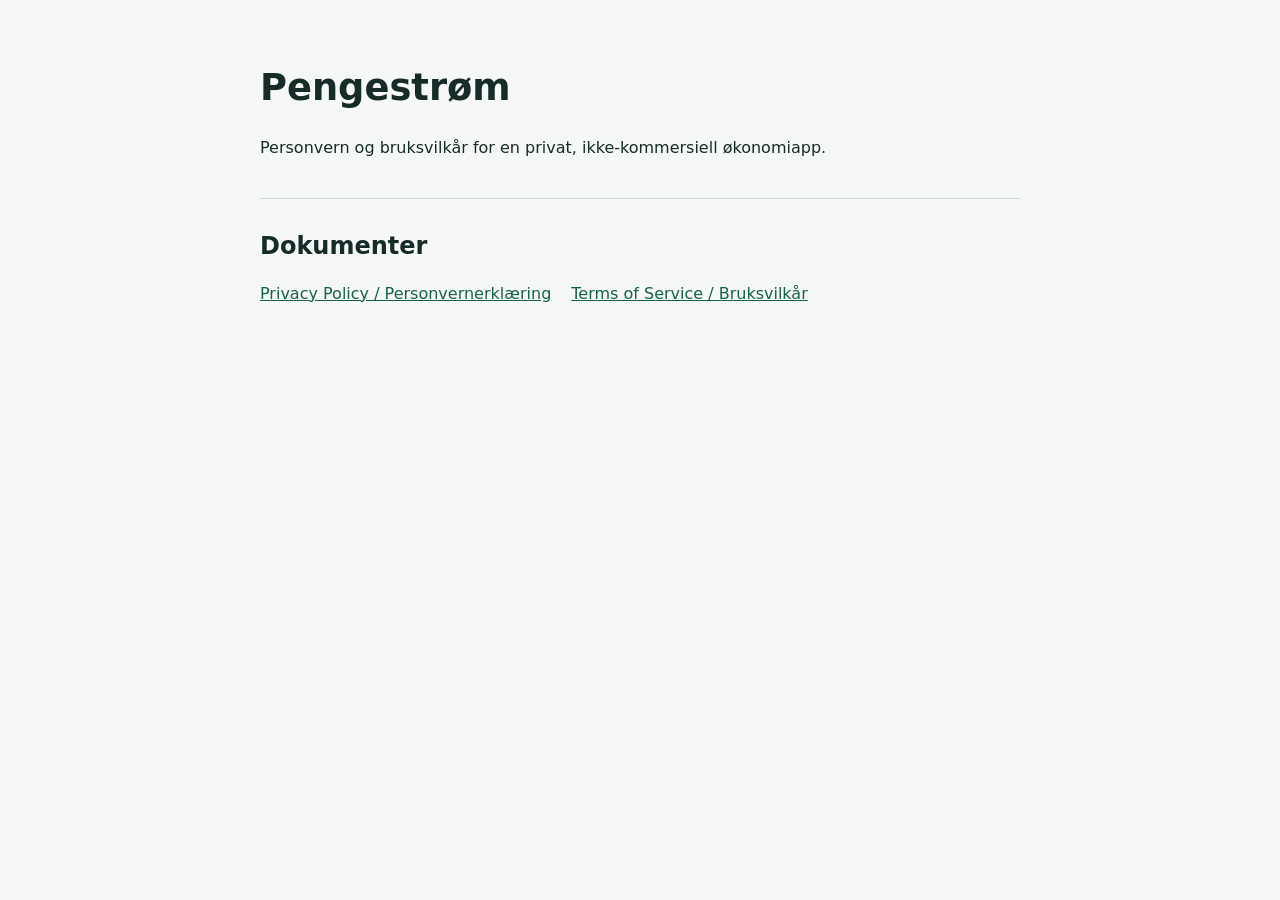
<file: index.html>
<!doctype html><html lang="nb"><head><meta charset="utf-8"><meta name="viewport" content="width=device-width,initial-scale=1"><title>Pengestrøm – personvern og vilkår</title><link rel="stylesheet" href="style.css"></head><body><header><h1>Pengestrøm</h1><p>Personvern og bruksvilkår for en privat, ikke-kommersiell økonomiapp.</p></header><main><h2>Dokumenter</h2><nav><a href="privacy-policy.html">Privacy Policy / Personvernerklæring</a><a href="terms-of-service.html">Terms of Service / Bruksvilkår</a></nav></main></body></html>
</file>
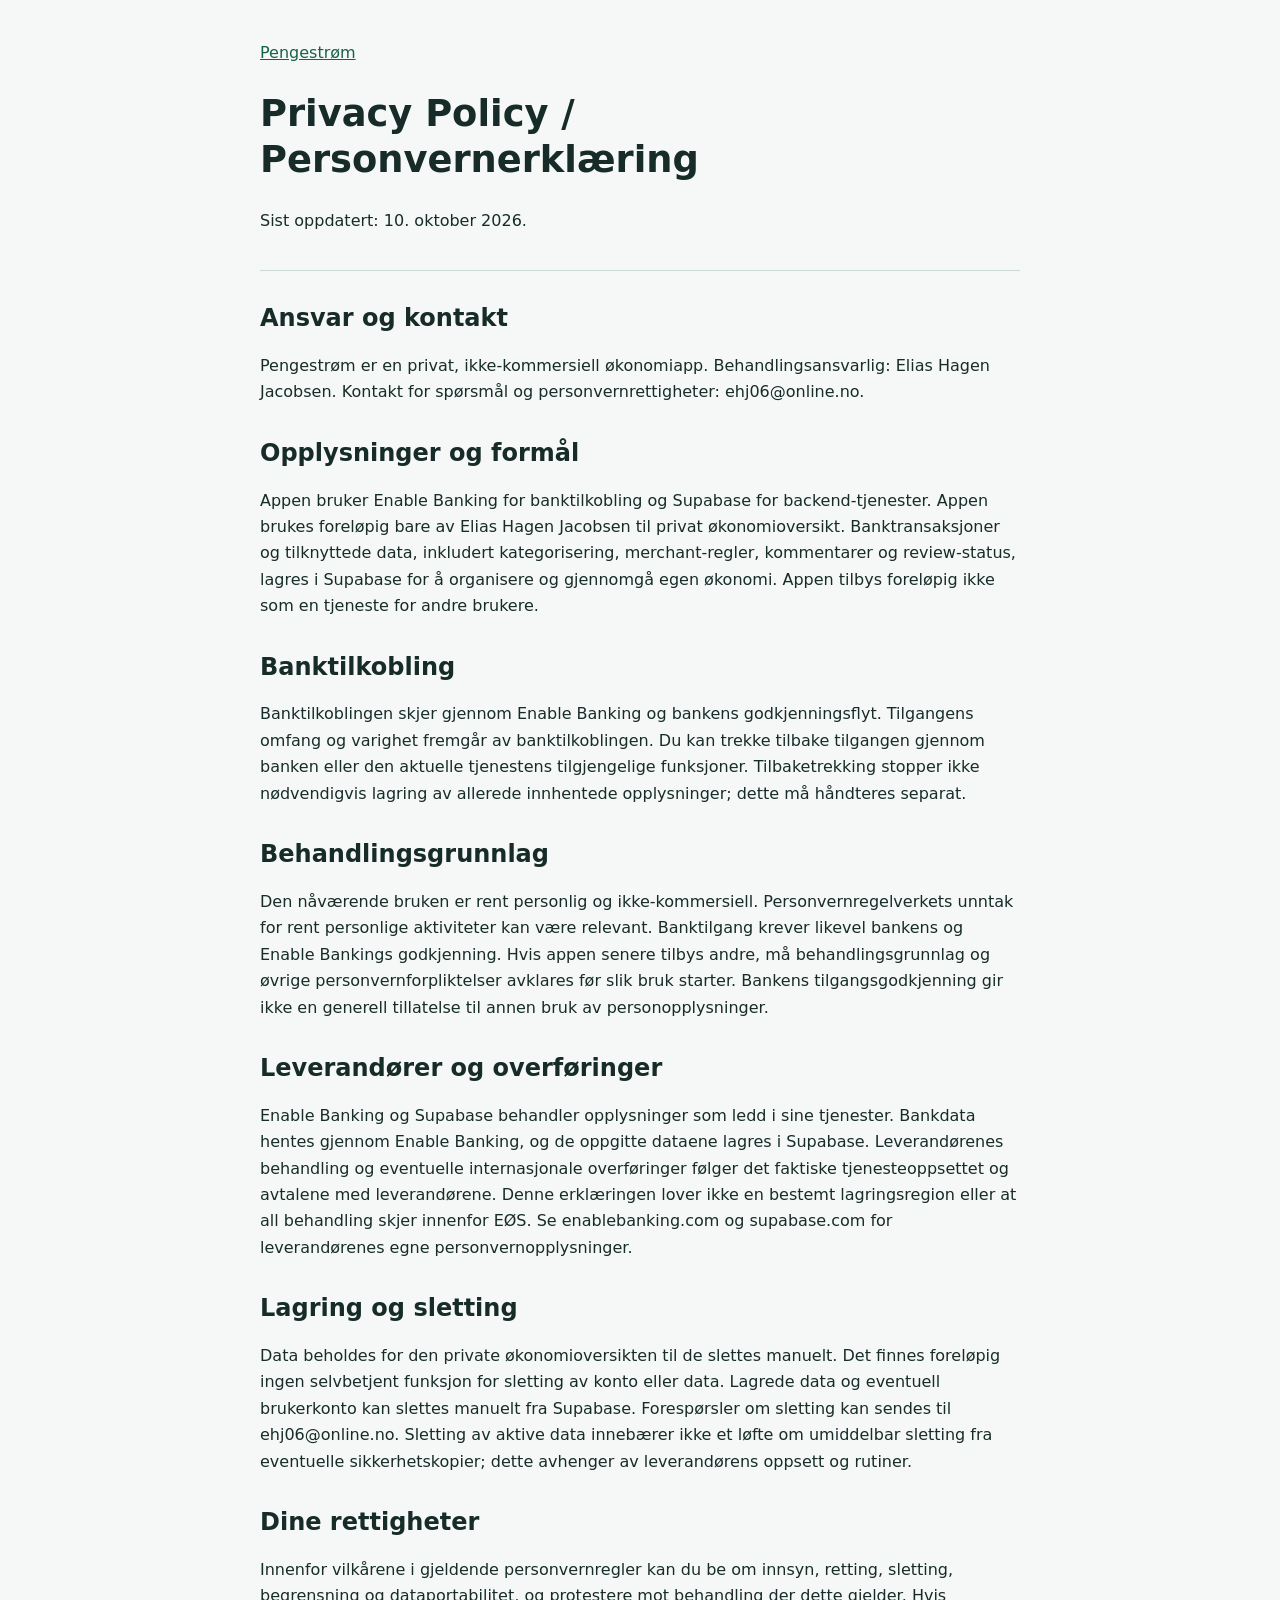
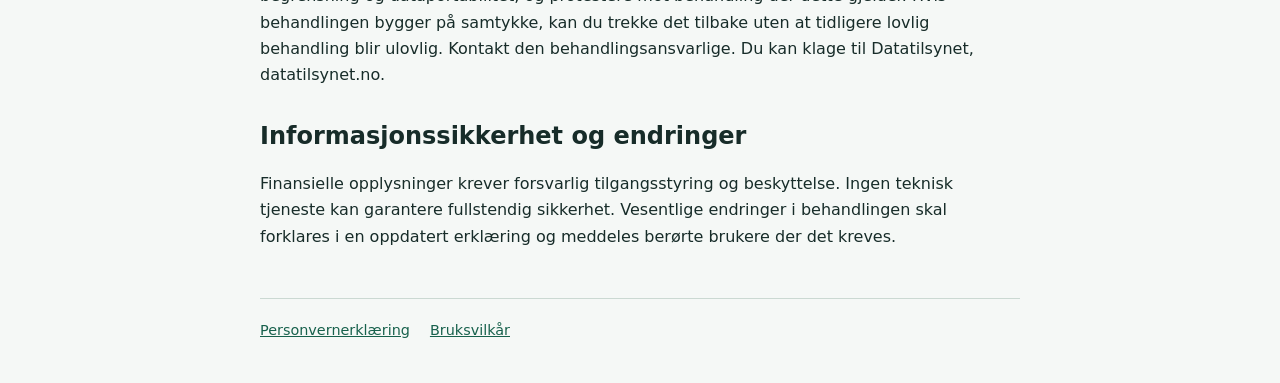
<file: privacy-policy.html>
<!doctype html><html lang="nb"><head><meta charset="utf-8"><meta name="viewport" content="width=device-width,initial-scale=1"><title>Privacy Policy / Personvernerklæring – Pengestrøm</title><link rel="stylesheet" href="style.css"></head><body><header><a href="index.html">Pengestrøm</a><h1>Privacy Policy / Personvernerklæring</h1><p>Sist oppdatert: 10. oktober 2026.</p></header><main><section><h2>Ansvar og kontakt</h2><p>Pengestrøm er en privat, ikke-kommersiell økonomiapp. Behandlingsansvarlig: Elias Hagen Jacobsen. Kontakt for spørsmål og personvernrettigheter: ehj06@online.no.</p></section><section><h2>Opplysninger og formål</h2><p>Appen bruker Enable Banking for banktilkobling og Supabase for backend-tjenester. Appen brukes foreløpig bare av Elias Hagen Jacobsen til privat økonomioversikt. Banktransaksjoner og tilknyttede data, inkludert kategorisering, merchant-regler, kommentarer og review-status, lagres i Supabase for å organisere og gjennomgå egen økonomi. Appen tilbys foreløpig ikke som en tjeneste for andre brukere.</p></section><section><h2>Banktilkobling</h2><p>Banktilkoblingen skjer gjennom Enable Banking og bankens godkjenningsflyt. Tilgangens omfang og varighet fremgår av banktilkoblingen. Du kan trekke tilbake tilgangen gjennom banken eller den aktuelle tjenestens tilgjengelige funksjoner. Tilbaketrekking stopper ikke nødvendigvis lagring av allerede innhentede opplysninger; dette må håndteres separat.</p></section><section><h2>Behandlingsgrunnlag</h2><p>Den nåværende bruken er rent personlig og ikke-kommersiell. Personvernregelverkets unntak for rent personlige aktiviteter kan være relevant. Banktilgang krever likevel bankens og Enable Bankings godkjenning. Hvis appen senere tilbys andre, må behandlingsgrunnlag og øvrige personvernforpliktelser avklares før slik bruk starter. Bankens tilgangsgodkjenning gir ikke en generell tillatelse til annen bruk av personopplysninger.</p></section><section><h2>Leverandører og overføringer</h2><p>Enable Banking og Supabase behandler opplysninger som ledd i sine tjenester. Bankdata hentes gjennom Enable Banking, og de oppgitte dataene lagres i Supabase. Leverandørenes behandling og eventuelle internasjonale overføringer følger det faktiske tjenesteoppsettet og avtalene med leverandørene. Denne erklæringen lover ikke en bestemt lagringsregion eller at all behandling skjer innenfor EØS. Se enablebanking.com og supabase.com for leverandørenes egne personvernopplysninger.</p></section><section><h2>Lagring og sletting</h2><p>Data beholdes for den private økonomioversikten til de slettes manuelt. Det finnes foreløpig ingen selvbetjent funksjon for sletting av konto eller data. Lagrede data og eventuell brukerkonto kan slettes manuelt fra Supabase. Forespørsler om sletting kan sendes til ehj06@online.no. Sletting av aktive data innebærer ikke et løfte om umiddelbar sletting fra eventuelle sikkerhetskopier; dette avhenger av leverandørens oppsett og rutiner.</p></section><section><h2>Dine rettigheter</h2><p>Innenfor vilkårene i gjeldende personvernregler kan du be om innsyn, retting, sletting, begrensning og dataportabilitet, og protestere mot behandling der dette gjelder. Hvis behandlingen bygger på samtykke, kan du trekke det tilbake uten at tidligere lovlig behandling blir ulovlig. Kontakt den behandlingsansvarlige. Du kan klage til Datatilsynet, datatilsynet.no.</p></section><section><h2>Informasjonssikkerhet og endringer</h2><p>Finansielle opplysninger krever forsvarlig tilgangsstyring og beskyttelse. Ingen teknisk tjeneste kan garantere fullstendig sikkerhet. Vesentlige endringer i behandlingen skal forklares i en oppdatert erklæring og meddeles berørte brukere der det kreves.</p></section></main><footer><nav><a href="privacy-policy.html">Personvernerklæring</a><a href="terms-of-service.html">Bruksvilkår</a></nav></footer></body></html>
</file>
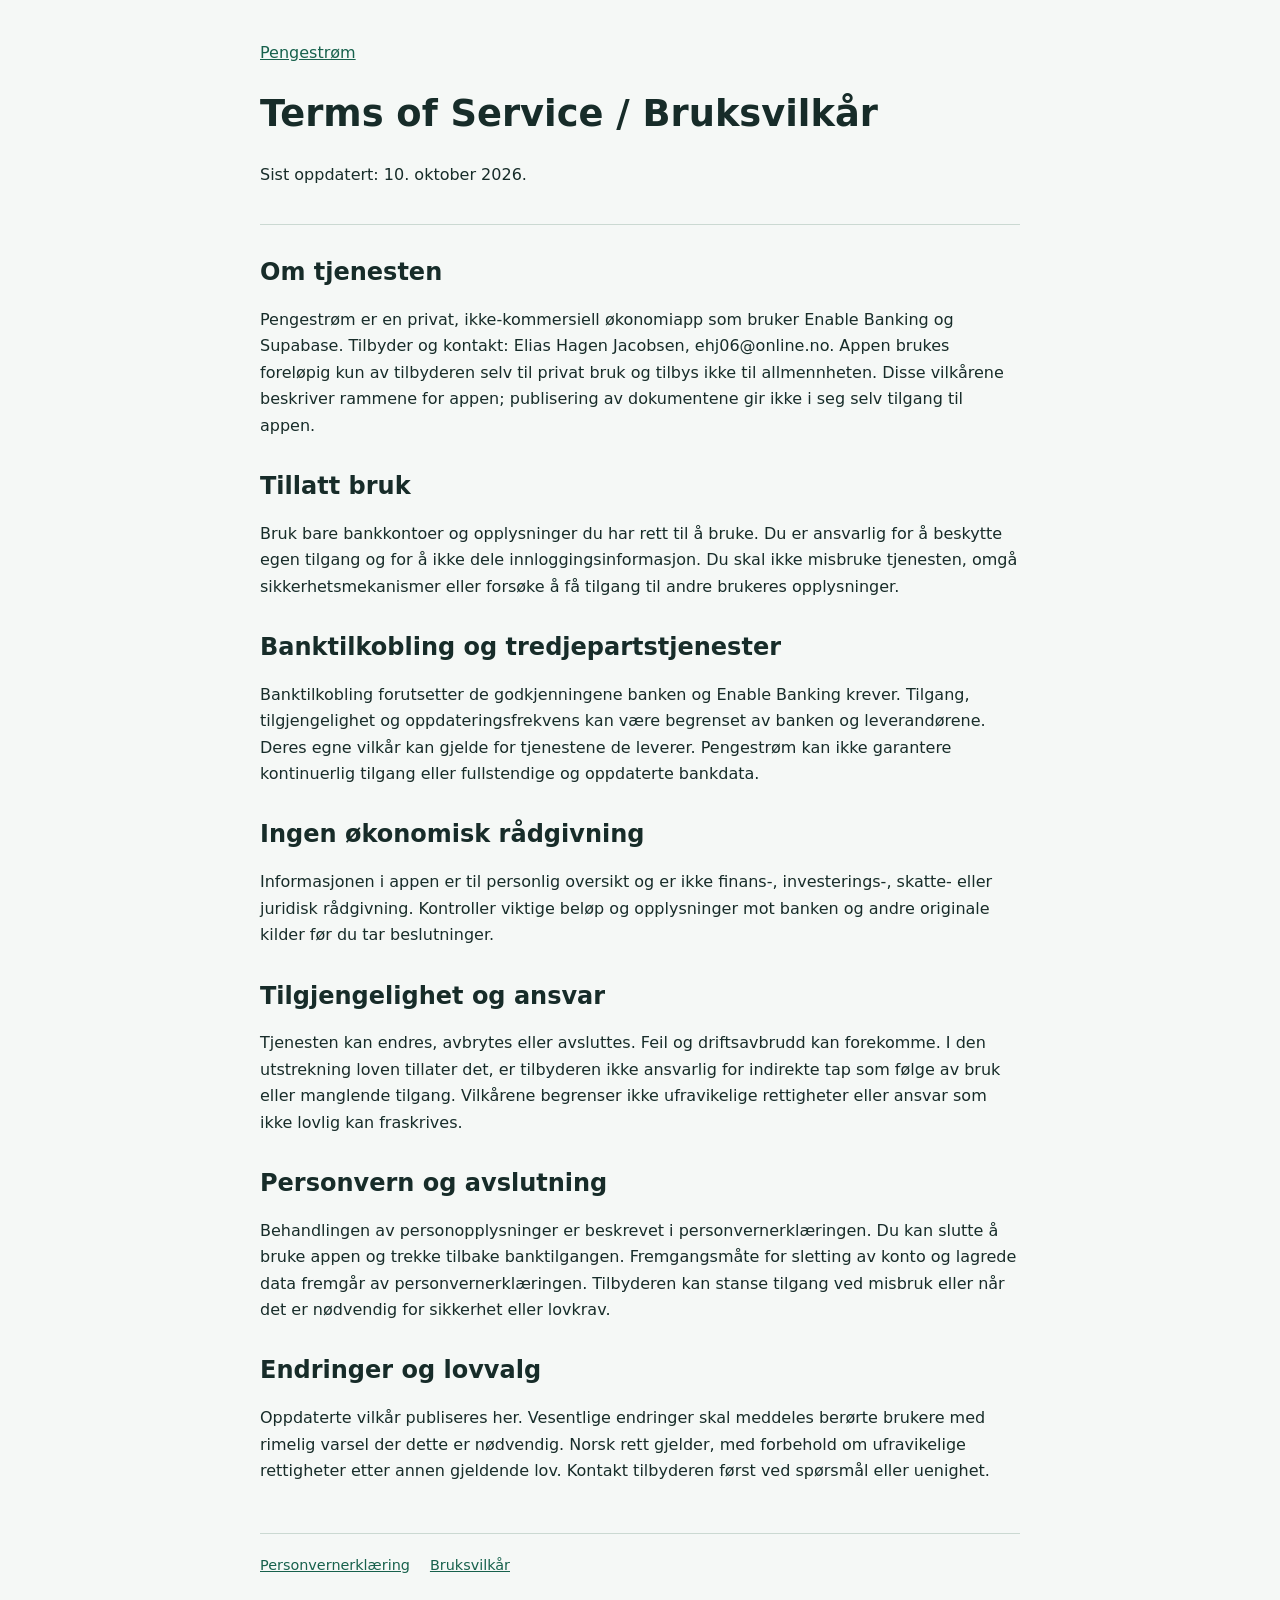
<file: terms-of-service.html>
<!doctype html><html lang="nb"><head><meta charset="utf-8"><meta name="viewport" content="width=device-width,initial-scale=1"><title>Terms of Service / Bruksvilkår – Pengestrøm</title><link rel="stylesheet" href="style.css"></head><body><header><a href="index.html">Pengestrøm</a><h1>Terms of Service / Bruksvilkår</h1><p>Sist oppdatert: 10. oktober 2026.</p></header><main><section><h2>Om tjenesten</h2><p>Pengestrøm er en privat, ikke-kommersiell økonomiapp som bruker Enable Banking og Supabase. Tilbyder og kontakt: Elias Hagen Jacobsen, ehj06@online.no. Appen brukes foreløpig kun av tilbyderen selv til privat bruk og tilbys ikke til allmennheten. Disse vilkårene beskriver rammene for appen; publisering av dokumentene gir ikke i seg selv tilgang til appen.</p></section><section><h2>Tillatt bruk</h2><p>Bruk bare bankkontoer og opplysninger du har rett til å bruke. Du er ansvarlig for å beskytte egen tilgang og for å ikke dele innloggingsinformasjon. Du skal ikke misbruke tjenesten, omgå sikkerhetsmekanismer eller forsøke å få tilgang til andre brukeres opplysninger.</p></section><section><h2>Banktilkobling og tredjepartstjenester</h2><p>Banktilkobling forutsetter de godkjenningene banken og Enable Banking krever. Tilgang, tilgjengelighet og oppdateringsfrekvens kan være begrenset av banken og leverandørene. Deres egne vilkår kan gjelde for tjenestene de leverer. Pengestrøm kan ikke garantere kontinuerlig tilgang eller fullstendige og oppdaterte bankdata.</p></section><section><h2>Ingen økonomisk rådgivning</h2><p>Informasjonen i appen er til personlig oversikt og er ikke finans-, investerings-, skatte- eller juridisk rådgivning. Kontroller viktige beløp og opplysninger mot banken og andre originale kilder før du tar beslutninger.</p></section><section><h2>Tilgjengelighet og ansvar</h2><p>Tjenesten kan endres, avbrytes eller avsluttes. Feil og driftsavbrudd kan forekomme. I den utstrekning loven tillater det, er tilbyderen ikke ansvarlig for indirekte tap som følge av bruk eller manglende tilgang. Vilkårene begrenser ikke ufravikelige rettigheter eller ansvar som ikke lovlig kan fraskrives.</p></section><section><h2>Personvern og avslutning</h2><p>Behandlingen av personopplysninger er beskrevet i personvernerklæringen. Du kan slutte å bruke appen og trekke tilbake banktilgangen. Fremgangsmåte for sletting av konto og lagrede data fremgår av personvernerklæringen. Tilbyderen kan stanse tilgang ved misbruk eller når det er nødvendig for sikkerhet eller lovkrav.</p></section><section><h2>Endringer og lovvalg</h2><p>Oppdaterte vilkår publiseres her. Vesentlige endringer skal meddeles berørte brukere med rimelig varsel der dette er nødvendig. Norsk rett gjelder, med forbehold om ufravikelige rettigheter etter annen gjeldende lov. Kontakt tilbyderen først ved spørsmål eller uenighet.</p></section></main><footer><nav><a href="privacy-policy.html">Personvernerklæring</a><a href="terms-of-service.html">Bruksvilkår</a></nav></footer></body></html>
</file>
<file: style.css>
:root{font-family:system-ui,sans-serif;color:#172c29;background:#f5f8f6;line-height:1.65}body{max-width:760px;margin:0 auto;padding:40px 24px}header{border-bottom:1px solid #cbd9d2;padding-bottom:20px}a{color:#17614c}nav{display:flex;gap:20px;flex-wrap:wrap}h1,h2{line-height:1.25}h1{font-size:2.3rem}h2{margin-top:2rem}footer{margin-top:48px;border-top:1px solid #cbd9d2;padding-top:20px;font-size:.9rem}
</file>
